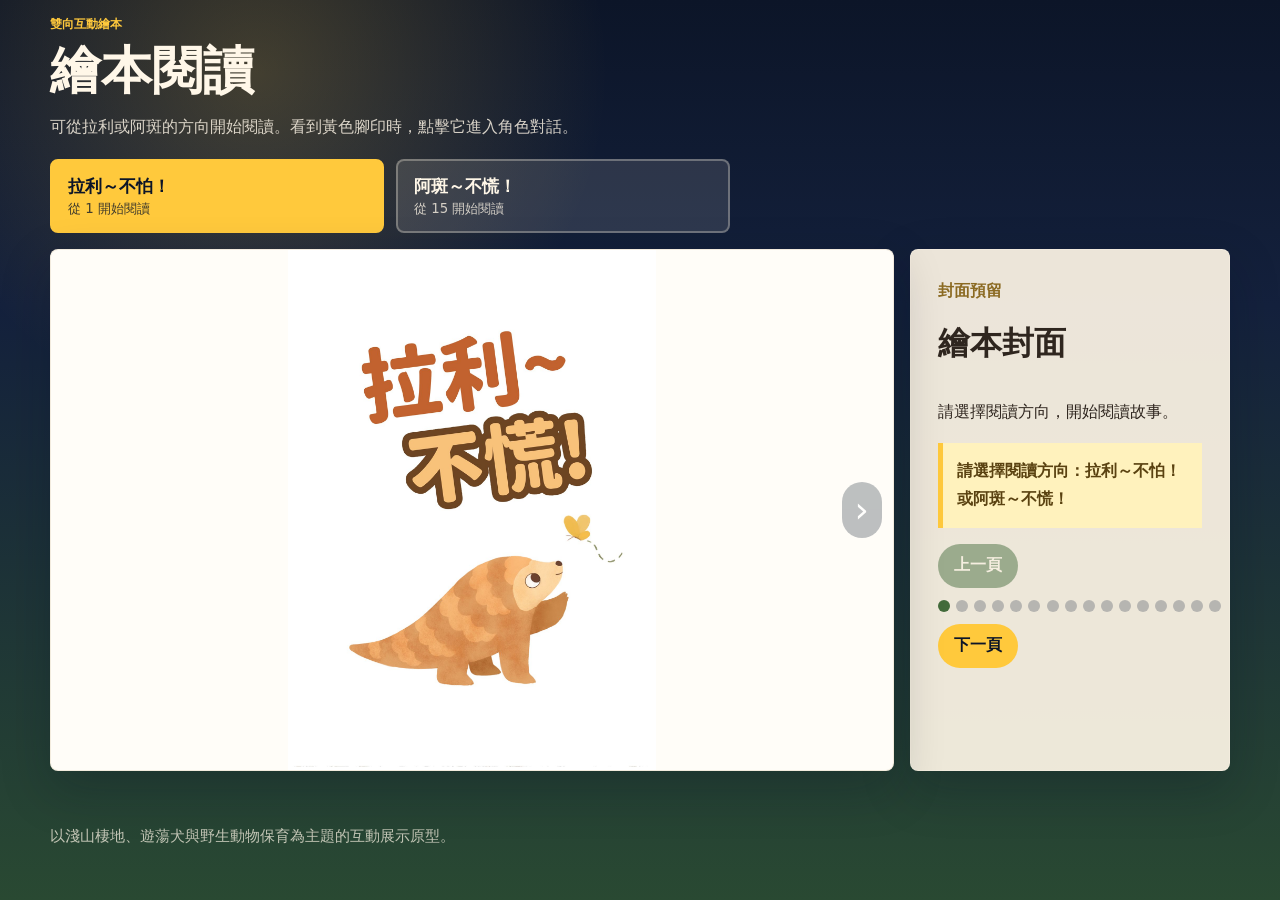
<file: index.html>
<!DOCTYPE html>
<html lang="zh-Hant">
<head>
  <meta charset="UTF-8">
  <meta name="viewport" content="width=device-width, initial-scale=1.0">
  <title>淺山夜路：流浪犬與野生動物的故事</title>
  <link rel="stylesheet" href="picture-book.css?v=20261018-5">
  <style>
    body.focused-chat .chat-layout,
    body.scan-mode .chat-layout { display: block !important; }
    body.focused-chat .character-picker,
    body.scan-mode .character-picker { display: none !important; }
    .active-character { display: flex !important; align-items: center; gap: 0.85rem; }
    .active-role-portrait {
      position: relative; display: grid !important; place-items: center;
      width: 5rem; height: 5rem; flex: 0 0 5rem; overflow: hidden;
      border: 3px solid #ffc93c; border-radius: 50%; background: #fff7e8;
    }
  </style>
</head>
<body>
  <main>
    <!-- 分頁一：雙向繪本閱讀 -->
    <section id="read" class="view active" aria-labelledby="read-title">
      <div class="section-heading">
        <p class="eyebrow">雙向互動繪本</p>
        <h2 id="read-title">繪本閱讀</h2>
        <p>可從拉利或阿斑的方向開始閱讀。看到黃色腳印時，點擊它進入角色對話。</p>
      </div>

      <!-- 閱讀方向：拉利從第 1 頁開始，阿斑從第 15 頁反向開始 -->
      <div class="reading-paths" aria-label="閱讀方向">
        <button class="path-btn active" data-path="lali" type="button">
          <span>拉利～不怕！</span>
          <small>從 1 開始閱讀</small>
        </button>
        <button class="path-btn" data-path="aban" type="button">
          <span>阿斑～不慌！</span>
          <small>從 15 開始閱讀</small>
        </button>
      </div>

      <!-- 繪本舞台：JS 會把封面預留頁或正式內頁圖片放進 bookImage -->
      <article class="reader-shell">
        <div class="book-stage">
          <div id="bookImage" class="book-image" role="img" aria-label="繪本頁面插圖">
            <div class="cover-placeholder">
              <span class="hill"></span>
              <span class="tree tree-a"></span>
              <span class="tree tree-b"></span>
              <span class="star star-a"></span>
              <span class="star star-b"></span>
            </div>
          </div>

          <!-- 黃色腳印互動熱區：正式圖上已有腳印時，這個按鈕會變成透明可點擊區 -->
          <button id="pawHint" class="paw-hint" type="button" hidden>
            <img class="paw-image" src="assets/optimized/nfc-paw-icon.png" alt="" decoding="async">
            <span class="paw-label">角色提問</span>
          </button>
        </div>

        <!-- 右側文字與翻頁控制 -->
        <div class="page-panel">
          <p id="pageNumber" class="page-number"></p>
          <h3 id="pageTitle"></h3>
          <p id="pageText"></p>
          <p id="hintText" class="hint-text"></p>
          <div class="reader-controls">
            <button id="prevPage" class="secondary-btn" type="button">上一頁</button>
            <div id="pageDots" class="page-dots" aria-label="頁面指示"></div>
            <button id="nextPage" class="primary-btn" type="button">下一頁</button>
          </div>
        </div>
      </article>
    </section>

    <!-- 分頁二：角色 AI 對話 -->
    <section id="chat" class="view" aria-labelledby="chat-title">
      <div class="section-heading">
        <p class="eyebrow">角色對話</p>
        <h2 id="chat-title">AI 角色對話</h2>
        <p>可以直接選擇建議問題，也可以輸入自己的問題和故事角色聊天。</p>
      </div>

      <div class="chat-layout">
        <aside class="character-picker" aria-label="角色選擇">
          <button class="character-card active" data-role="lali" type="button">
            <img src="assets/optimized/character-lali-head.png?v=3" alt="拉利，穿山甲角色頭像" loading="lazy" decoding="async">
            <span>拉利</span>
            <small>穿山甲</small>
          </button>
          <button class="character-card" data-role="aban" type="button">
            <img src="assets/optimized/character-aban-head.png?v=3" alt="阿斑，石虎角色頭像" loading="lazy" decoding="async">
            <span>阿斑</span>
            <small>石虎</small>
          </button>
          <button class="character-card" data-role="dog" type="button">
            <img src="assets/optimized/character-dog-head.png?v=3" alt="故事中的狗狗角色頭像" loading="lazy" decoding="async">
            <span>狗</span>
            <small>遊蕩犬</small>
          </button>
        </aside>

        <section class="chat-window" aria-label="角色聊天視窗">
          <div class="chat-top">
            <div class="active-character">
              <div id="activeRolePortrait" class="active-role-portrait" data-role="lali" aria-hidden="true">
                <img id="activeRoleImage" src="assets/optimized/character-lali-head.png?v=3" alt="" decoding="async">
              </div>
              <div>
              <p class="eyebrow">目前角色</p>
              <h3 id="activeRoleName">拉利（穿山甲）</h3>
              <p id="usageStatus" class="usage-status" aria-live="polite"></p>
              </div>
            </div>
            <button id="clearChat" class="icon-btn" type="button" title="清空對話">清空</button>
          </div>
          <div class="research-consent" aria-labelledby="researchConsentTitle">
            <div>
              <strong id="researchConsentTitle">研究對話紀錄</strong>
              <small>若你是研究參與者，輸入代碼並同意後，這次與角色的問答才會保存。</small>
            </div>
            <label>
              <span>參與者代碼</span>
              <input id="participantCode" type="text" inputmode="text" maxlength="3" placeholder="例如 P01" autocomplete="off">
            </label>
            <label class="consent-check">
              <input id="consentToSave" type="checkbox">
              <span>我同意保存本次對話供研究分析</span>
            </label>
            <p id="consentStatus" class="consent-status" aria-live="polite"></p>
          </div>
          <div id="chatMessages" class="chat-messages" aria-live="polite"></div>
          <form id="chatForm" class="chat-form">
            <label for="userMessage" class="sr-only">輸入想問角色的問題</label>
            <input id="userMessage" type="text" placeholder="輸入你想問角色的問題..." autocomplete="off">
            <button class="primary-btn" type="submit">送出</button>
          </form>
        </section>
      </div>
    </section>

  </main>

  <footer class="site-footer">
    <p>以淺山棲地、遊蕩犬與野生動物保育為主題的互動展示原型。</p>
  </footer>

  <script src="ai-config.js?v=20261124-1"></script>
  <script src="picture-book.js?v=20261124-1"></script>
  <script>
    document.querySelector('[data-view="action"]')?.remove();
    document.querySelector('#action')?.remove();
  </script>
</body>
</html>
</file>
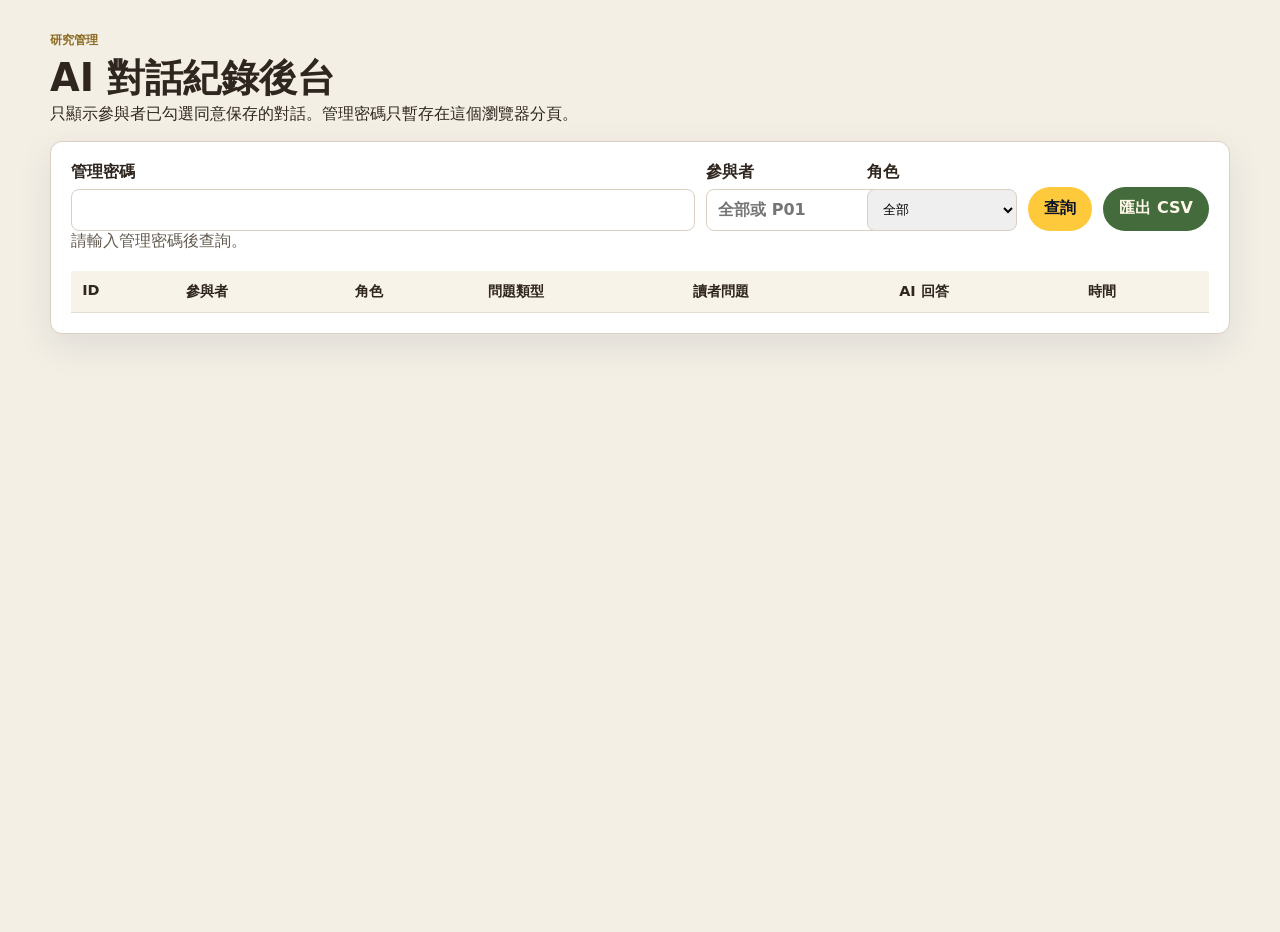
<file: admin.html>
<!doctype html>
<html lang="zh-Hant">
<head>
  <meta charset="utf-8">
  <meta name="viewport" content="width=device-width, initial-scale=1">
  <title>研究對話後台｜淺山夜路</title>
  <link rel="stylesheet" href="picture-book.css">
  <style>
    body { min-height: 100vh; background: #f3efe5; }
    .admin-shell { width: min(1180px, calc(100% - 2rem)); margin: 2rem auto; }
    .admin-panel { padding: 1.25rem; border: 1px solid #d9d0c2; border-radius: 12px; background: white; box-shadow: 0 12px 36px rgba(20,33,61,.09); }
    .admin-tools { display: grid; grid-template-columns: minmax(180px,1fr) 150px 150px auto auto; gap: .7rem; align-items: end; }
    .admin-tools label { display: grid; gap: .35rem; font-weight: 800; }
    .admin-tools input, .admin-tools select { min-height: 2.65rem; padding: 0 .7rem; border: 1px solid #d9d0c2; border-radius: 8px; }
    .admin-status { min-height: 1.5rem; color: #62594f; }
    .table-wrap { margin-top: 1rem; overflow: auto; }
    table { width: 100%; border-collapse: collapse; font-size: .9rem; }
    th, td { padding: .7rem; border-bottom: 1px solid #e4ddd2; text-align: left; vertical-align: top; }
    th { position: sticky; top: 0; background: #f8f3e8; }
    td:nth-child(5), td:nth-child(6) { min-width: 260px; white-space: pre-wrap; }
    @media (max-width: 800px) { .admin-tools { grid-template-columns: 1fr; } }
  </style>
</head>
<body>
  <main class="admin-shell">
    <header><p class="eyebrow">研究管理</p><h1>AI 對話紀錄後台</h1><p>只顯示參與者已勾選同意保存的對話。管理密碼只暫存在這個瀏覽器分頁。</p></header>
    <section class="admin-panel">
      <form id="adminFilters" class="admin-tools">
        <label>管理密碼<input id="adminToken" type="password" required autocomplete="current-password"></label>
        <label>參與者<input id="filterParticipant" type="text" maxlength="3" placeholder="全部或 P01"></label>
        <label>角色<select id="filterRole"><option value="">全部</option><option value="lali">拉利</option><option value="aban">阿斑</option><option value="dog">狗狗</option></select></label>
        <button class="primary-btn" type="submit">查詢</button>
        <button id="exportCsv" class="icon-btn" type="button">匯出 CSV</button>
      </form>
      <p id="adminStatus" class="admin-status" aria-live="polite">請輸入管理密碼後查詢。</p>
      <div class="table-wrap"><table><thead><tr><th>ID</th><th>參與者</th><th>角色</th><th>問題類型</th><th>讀者問題</th><th>AI 回答</th><th>時間</th></tr></thead><tbody id="logRows"></tbody></table></div>
    </section>
  </main>
  <script src="ai-config.js"></script>
  <script src="admin.js?v=20261116-1"></script>
</body>
</html>
</file>
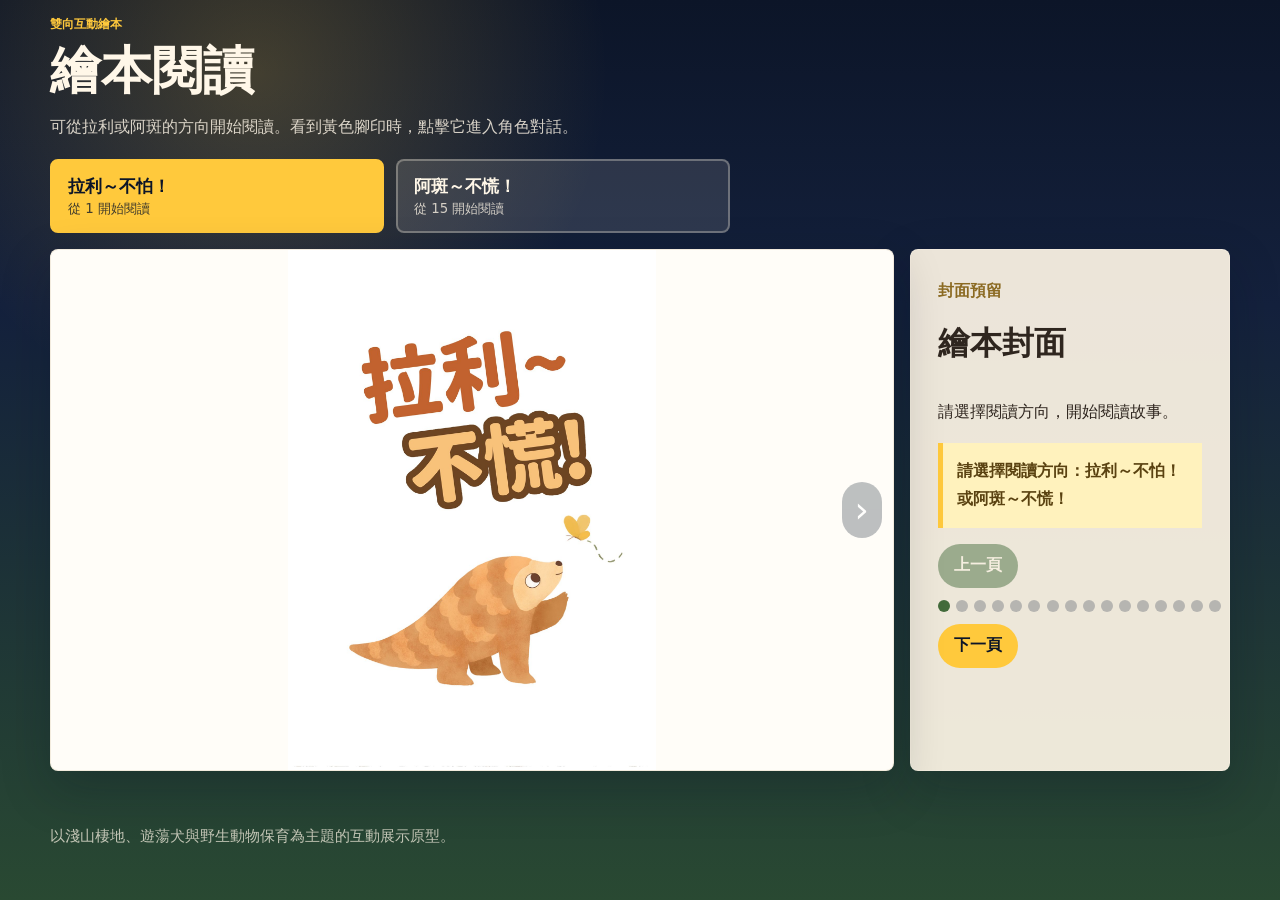
<file: nstc.html>
<!doctype html>
<html lang="zh-Hant">
<head>
  <meta charset="utf-8">
  <meta name="viewport" content="width=device-width, initial-scale=1">
  <title>國科會上繳版</title>
  <meta http-equiv="refresh" content="0; url=index.html?v=20261003-6">
</head>
<body>
  <p><a href="index.html?v=20261003-6">開啟國科會上繳版</a></p>
</body>
</html>
</file>
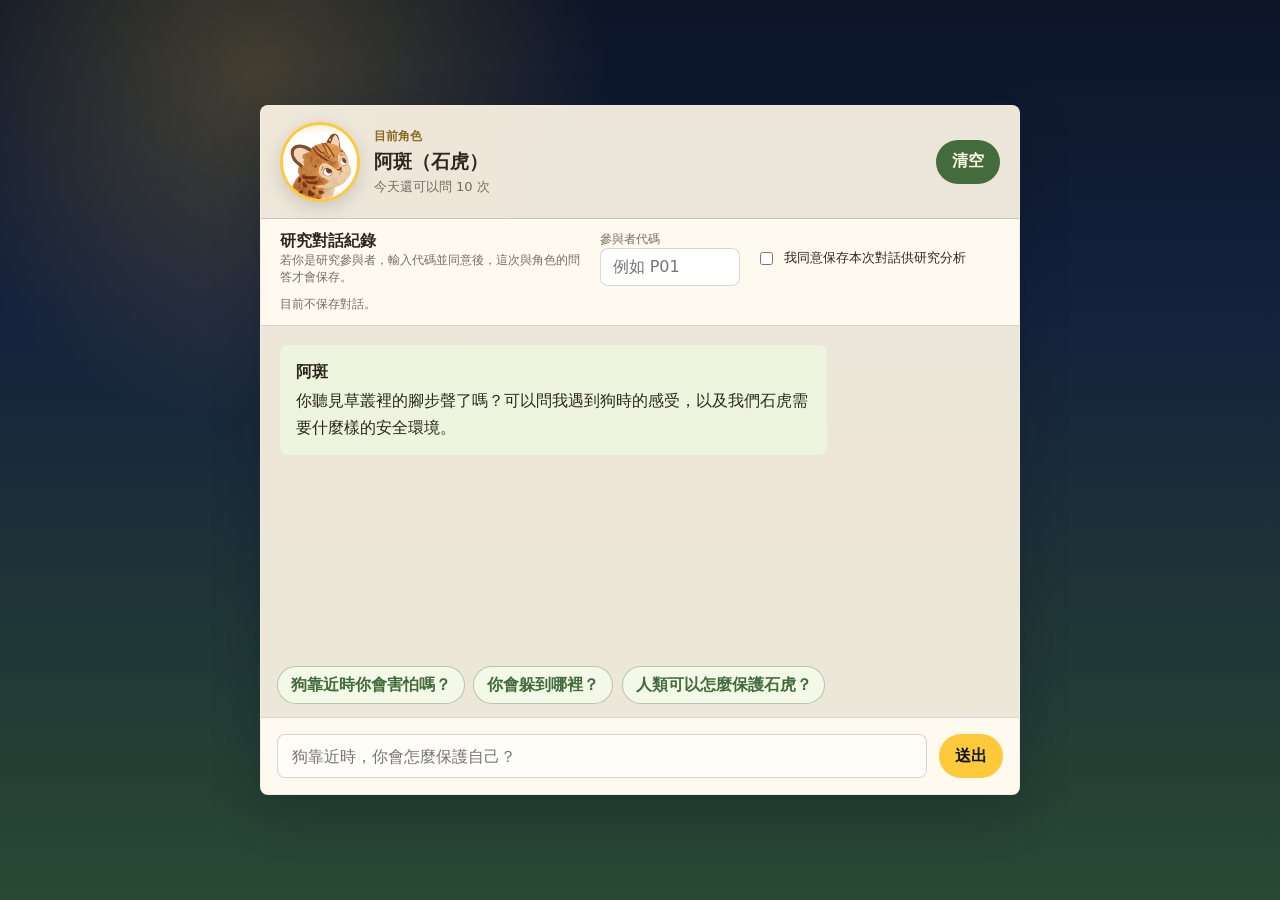
<file: scan-aban.html>
<!doctype html>
<html lang="zh-Hant">
<head>
  <meta charset="utf-8">
  <meta name="viewport" content="width=device-width, initial-scale=1">
  <title>問問阿斑</title>
  <meta http-equiv="refresh" content="0; url=index.html?mode=scan&amp;scene=aban&amp;v=20261124-1">
</head>
<body>
  <p><a href="index.html?mode=scan&amp;scene=aban&amp;v=20261124-1">進入阿斑專屬對話</a></p>
</body>
</html>
</file>
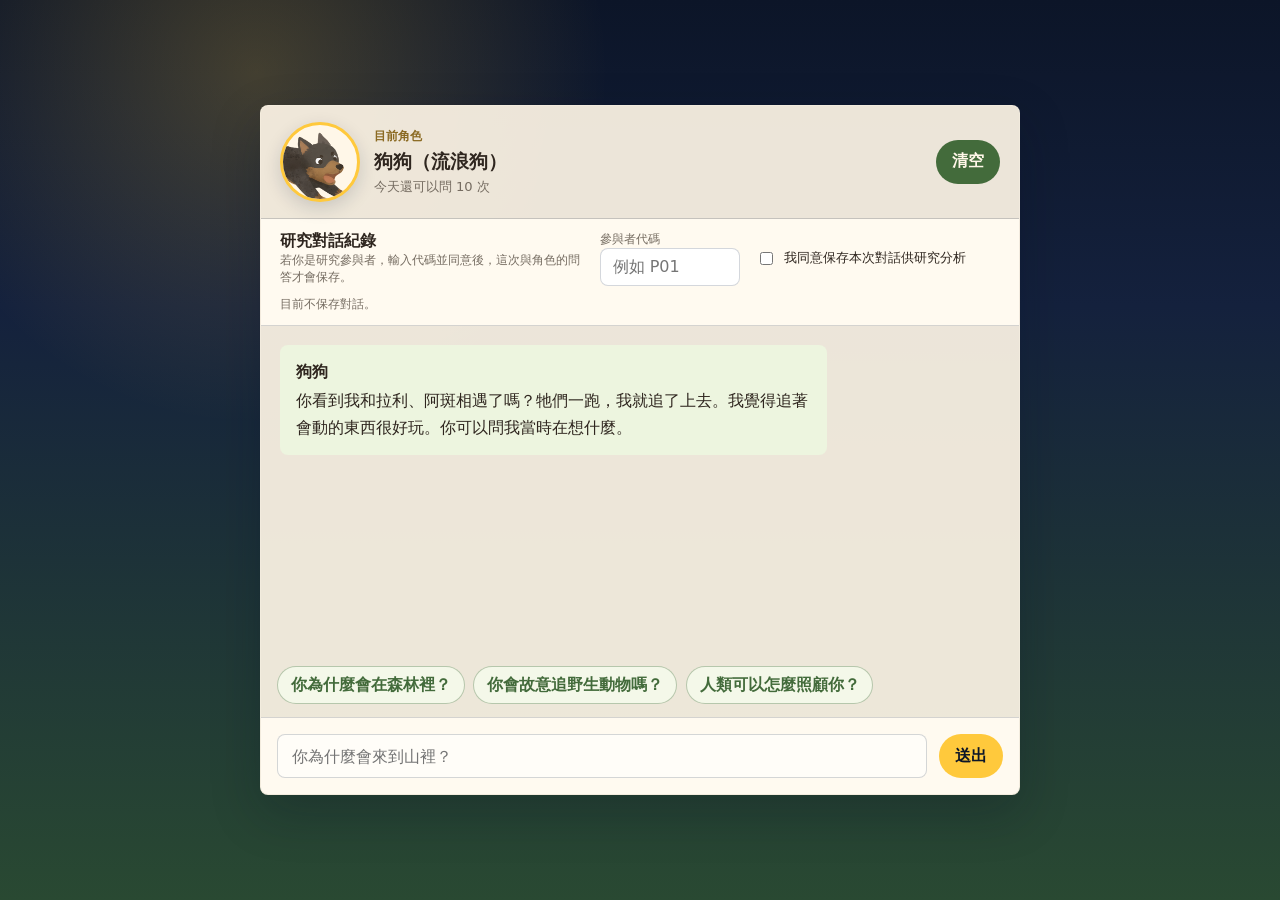
<file: scan-dog.html>
<!doctype html>
<html lang="zh-Hant">
<head>
  <meta charset="utf-8">
  <meta name="viewport" content="width=device-width, initial-scale=1">
  <title>問問狗狗</title>
  <meta http-equiv="refresh" content="0; url=index.html?mode=scan&amp;scene=dog&amp;v=20261124-1">
</head>
<body>
  <p><a href="index.html?mode=scan&amp;scene=dog&amp;v=20261124-1">進入狗狗專屬對話</a></p>
</body>
</html>
</file>
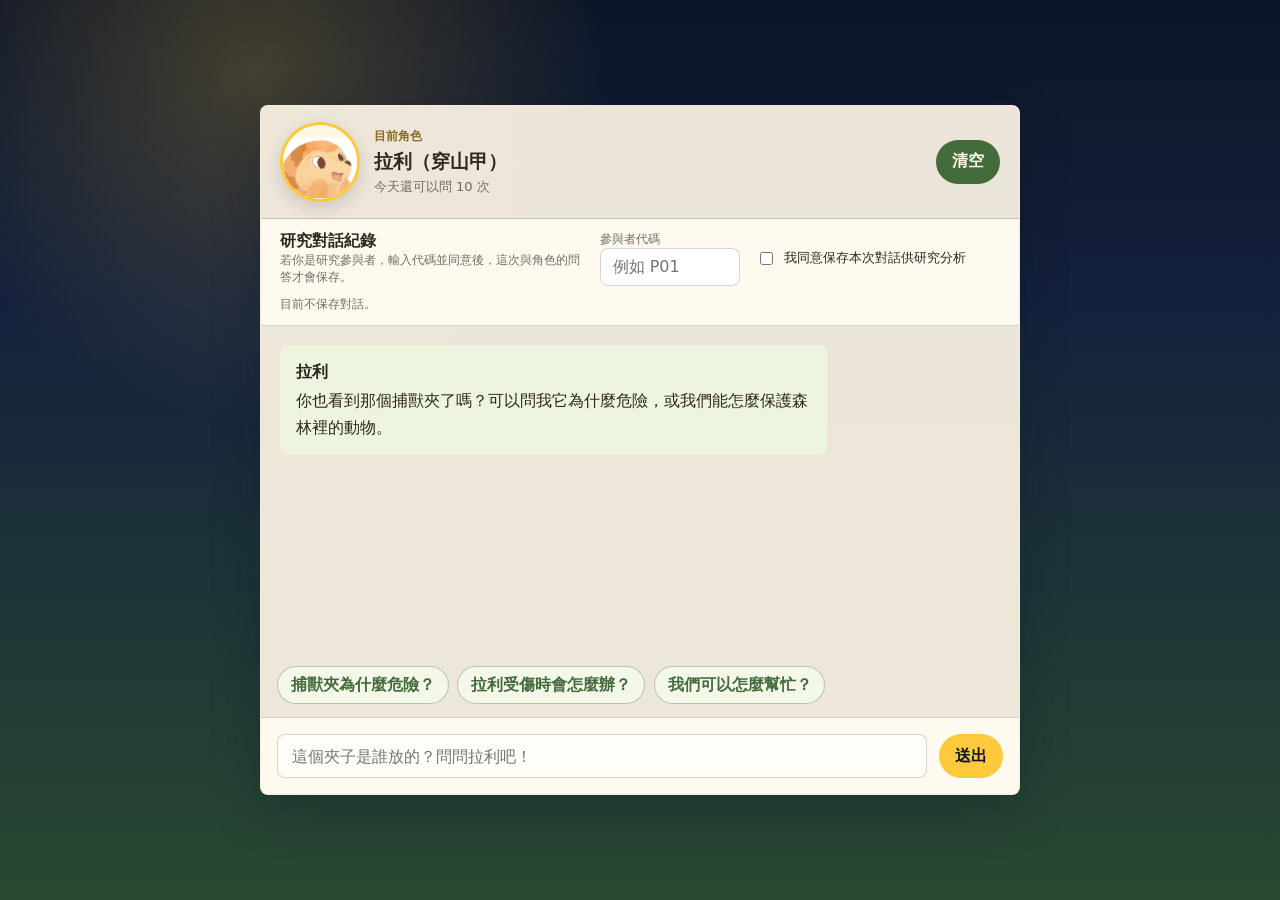
<file: scan-lali.html>
<!doctype html>
<html lang="zh-Hant">
<head>
  <meta charset="utf-8">
  <meta name="viewport" content="width=device-width, initial-scale=1">
  <title>問問拉利</title>
  <meta http-equiv="refresh" content="0; url=index.html?mode=scan&amp;scene=lali&amp;v=20261124-1">
</head>
<body>
  <p><a href="index.html?mode=scan&amp;scene=lali&amp;v=20261124-1">進入拉利專屬對話</a></p>
</body>
</html>
</file>
<file: picture-book.css>
:root {
  --night: #14213d;
  --deep-night: #0c1528;
  --forest: #436b3b;
  --grass: #78a85a;
  --leaf: #b9cf6a;
  --paw: #ffc93c;
  --paper: #fff7e8;
  --ink: #2f261f;
  --muted: #756c61;
  --line: rgba(20, 33, 61, 0.18);
  --shadow: 0 18px 50px rgba(7, 15, 31, 0.24);
}

* {
  box-sizing: border-box;
}

body {
  margin: 0;
  min-height: 100vh;
  color: var(--ink);
  font-family: "Noto Sans TC", "Microsoft JhengHei", system-ui, sans-serif;
  background:
    radial-gradient(circle at 20% 8%, rgba(255, 201, 60, 0.22), transparent 22rem),
    linear-gradient(180deg, var(--deep-night) 0%, var(--night) 34%, #294932 100%);
}

button,
input,
textarea {
  font: inherit;
}

button {
  cursor: pointer;
}

.site-header {
  display: flex;
  align-items: center;
  justify-content: flex-end;
  gap: 1.5rem;
  padding: 1.2rem clamp(1rem, 4vw, 3rem);
  color: var(--paper);
}

.brand {
  display: flex;
  align-items: center;
  gap: 0.9rem;
}

.moon {
  width: 3rem;
  aspect-ratio: 1;
  border-radius: 50%;
  background: var(--paw);
  box-shadow: inset -0.65rem 0.25rem 0 #ffe39a;
}

.eyebrow {
  margin: 0 0 0.25rem;
  color: #8b6a22;
  font-size: 0.78rem;
  font-weight: 700;
  letter-spacing: 0;
}

.site-header .eyebrow,
.site-footer {
  color: rgba(255, 247, 232, 0.72);
}

h1,
h2,
h3,
p {
  margin-top: 0;
}

h1 {
  margin-bottom: 0;
  font-size: clamp(1.55rem, 3vw, 2.45rem);
}

.main-nav {
  display: flex;
  gap: 0.55rem;
  padding: 0.35rem;
  border: 1px solid rgba(255, 247, 232, 0.22);
  border-radius: 999px;
  background: rgba(255, 247, 232, 0.1);
}

.nav-btn {
  min-height: 2.55rem;
  padding: 0 1.05rem;
  border: 0;
  border-radius: 999px;
  color: var(--paper);
  background: transparent;
}

.nav-btn.active {
  color: var(--deep-night);
  background: var(--paw);
  font-weight: 800;
}

main {
  width: min(1180px, calc(100% - 2rem));
  margin: 0 auto;
}

.view {
  display: none;
  padding: 1rem 0 2.5rem;
}

.view.active {
  display: block;
}

.section-heading {
  max-width: 760px;
  margin: 0 0 1.1rem;
  color: var(--paper);
}

.section-heading .eyebrow {
  color: var(--paw);
}

.section-heading h2 {
  margin-bottom: 0.45rem;
  font-size: clamp(1.8rem, 4vw, 3.4rem);
}

.section-heading p:last-child {
  color: rgba(255, 247, 232, 0.82);
  line-height: 1.75;
}

.reading-paths {
  display: grid;
  grid-template-columns: repeat(2, minmax(0, 1fr));
  gap: 0.75rem;
  max-width: 680px;
  margin: 0 0 1rem;
}

.path-btn {
  display: grid;
  gap: 0.18rem;
  min-height: 4.2rem;
  padding: 0.8rem 1rem;
  border: 2px solid rgba(255, 247, 232, 0.3);
  border-radius: 8px;
  color: var(--paper);
  background: rgba(255, 247, 232, 0.12);
  text-align: left;
}

.path-btn.active {
  border-color: var(--paw);
  color: var(--deep-night);
  background: var(--paw);
}

.path-btn span {
  font-size: 1.08rem;
  font-weight: 900;
}

.path-btn small {
  color: inherit;
  opacity: 0.78;
}

.reader-shell,
.chat-layout,
.action-layout {
  display: grid;
  gap: 1rem;
}

.reader-shell {
  grid-template-columns: minmax(0, 1.45fr) minmax(290px, 0.55fr);
}

.book-stage,
.page-panel,
.chat-window,
.character-picker,
.reflection-form,
.card-preview {
  border: 1px solid rgba(255, 247, 232, 0.28);
  border-radius: 8px;
  background: rgba(255, 247, 232, 0.92);
  box-shadow: var(--shadow);
}

.book-stage {
  position: relative;
  min-height: 520px;
  overflow: hidden;
}

.book-image {
  min-height: 520px;
  height: 100%;
  background: #f8e9cf;
}

.book-image.has-image {
  position: relative;
  background-color: #fffdf8;
  background-position: center;
  background-repeat: no-repeat;
  background-size: contain;
  cursor: pointer;
}

.book-image.has-image::before,
.book-image.has-image::after {
  position: absolute;
  top: 50%;
  z-index: 1;
  display: grid;
  width: 2.5rem;
  height: 3.5rem;
  place-items: center;
  border-radius: 999px;
  color: #fff;
  background: rgba(12, 21, 40, 0.38);
  font-size: 2.25rem;
  line-height: 1;
  transform: translateY(-50%);
  pointer-events: none;
  opacity: 0.7;
}

.book-image.has-image::before {
  left: 0.7rem;
  content: "‹";
}

.book-image.has-image::after {
  right: 0.7rem;
  content: "›";
}

.book-image.is-first-page::before,
.book-image.is-last-page::after {
  display: none;
}

.cover-placeholder {
  position: relative;
  min-height: 520px;
  overflow: hidden;
  background:
    radial-gradient(circle at 78% 18%, #ffe8a3 0 3rem, transparent 3.1rem),
    linear-gradient(180deg, #23385d 0%, #2f4e43 56%, #809f53 100%);
}

.cover-placeholder::before {
  content: "封面預留";
  position: absolute;
  left: 1.4rem;
  bottom: 1.2rem;
  color: rgba(255, 247, 232, 0.82);
  font-weight: 800;
}

.hill {
  position: absolute;
  right: -8%;
  bottom: -16%;
  width: 70%;
  height: 42%;
  border-radius: 50% 50% 0 0;
  background: #5d813f;
}

.tree {
  position: absolute;
  bottom: 8%;
  width: 4rem;
  height: 17rem;
  border-radius: 2rem 2rem 0 0;
  background: #1d3427;
}

.tree::before {
  content: "";
  position: absolute;
  left: -4rem;
  top: -5rem;
  width: 12rem;
  height: 9rem;
  border-radius: 50%;
  background: #436b3b;
}

.tree-a {
  left: 12%;
}

.tree-b {
  right: 18%;
  transform: scale(0.78);
}

.star {
  position: absolute;
  width: 0.5rem;
  aspect-ratio: 1;
  border-radius: 50%;
  background: #f8e9cf;
}

.star-a {
  left: 28%;
  top: 18%;
}

.star-b {
  right: 35%;
  top: 12%;
}

.paw-hint {
  position: absolute;
  left: 13%;
  top: 30%;
  width: clamp(4.2rem, 8vw, 6rem);
  aspect-ratio: 1;
  display: grid;
  place-items: center;
  padding: 0;
  border: 0;
  border-radius: 50%;
  color: transparent;
  background: transparent;
  filter: drop-shadow(0 10px 16px rgba(61, 43, 3, 0.24));
}

.paw-hint[hidden] {
  display: none;
}

.paw-hint:hover,
.paw-hint:focus-visible {
  transform: translateY(-2px);
}

.paw-hint.embedded-hotspot {
  opacity: 0;
  filter: none;
}

.paw-hint.embedded-hotspot:hover,
.paw-hint.embedded-hotspot:focus-visible {
  opacity: 0.18;
  outline: 3px solid var(--paw);
  outline-offset: 0.25rem;
}

.paw-image {
  width: 100%;
  height: 100%;
  object-fit: contain;
}

.paw-label {
  position: absolute;
  width: 1px;
  height: 1px;
  padding: 0;
  margin: -1px;
  overflow: hidden;
  clip: rect(0, 0, 0, 0);
  white-space: nowrap;
  border: 0;
}

.paw-shape {
  position: relative;
  width: 2.3rem;
  height: 2rem;
  display: inline-block;
  flex: 0 0 auto;
}

.paw-shape i,
.paw-shape b {
  position: absolute;
  display: block;
  border-radius: 999px;
  background: #fff7e8;
}

.paw-shape i {
  width: 0.55rem;
  height: 0.75rem;
}

.paw-shape i:nth-child(1) {
  left: 0.1rem;
  top: 0.55rem;
  transform: rotate(-26deg);
}

.paw-shape i:nth-child(2) {
  left: 0.62rem;
  top: 0.05rem;
}

.paw-shape i:nth-child(3) {
  left: 1.2rem;
  top: 0.05rem;
}

.paw-shape i:nth-child(4) {
  right: 0.1rem;
  top: 0.55rem;
  transform: rotate(26deg);
}

.paw-shape b {
  left: 0.63rem;
  bottom: 0.05rem;
  width: 1.15rem;
  height: 0.9rem;
  transform: rotate(-12deg);
}

.page-panel {
  padding: clamp(1.1rem, 3vw, 1.7rem);
}

.page-number {
  color: #8b6a22;
  font-weight: 900;
}

.page-panel h3 {
  font-size: clamp(1.35rem, 2.5vw, 2rem);
}

.page-panel p {
  line-height: 1.8;
}

.hint-text {
  min-height: 4.5rem;
  padding: 0.85rem;
  border-left: 5px solid var(--paw);
  background: #fff2bd;
  color: #5a4211;
  font-weight: 800;
}

.reader-controls,
.form-actions {
  display: flex;
  align-items: center;
  gap: 0.75rem;
  flex-wrap: wrap;
}

.primary-btn,
.secondary-btn,
.icon-btn {
  min-height: 2.75rem;
  border-radius: 999px;
  border: 0;
  padding: 0 1rem;
  font-weight: 800;
}

.primary-btn {
  color: var(--deep-night);
  background: var(--paw);
}

.secondary-btn,
.icon-btn {
  color: var(--paper);
  background: var(--forest);
}

.secondary-btn:disabled {
  cursor: not-allowed;
  opacity: 0.48;
}

.page-dots {
  display: flex;
  gap: 0.38rem;
}

.page-dot {
  width: 0.7rem;
  aspect-ratio: 1;
  border: 0;
  border-radius: 50%;
  background: rgba(20, 33, 61, 0.25);
}

.page-dot.active {
  background: var(--forest);
}

.chat-layout {
  grid-template-columns: 280px minmax(0, 1fr);
}

.character-picker {
  display: grid;
  gap: 0.75rem;
  padding: 0.9rem;
}

.character-card {
  display: grid;
  grid-template-columns: 82px 1fr;
  grid-template-rows: 1fr 1fr;
  align-items: center;
  gap: 0 0.8rem;
  min-height: 7rem;
  border: 2px solid transparent;
  border-radius: 8px;
  background: #fffaf0;
  color: var(--ink);
  text-align: left;
}

.character-card.active {
  border-color: var(--paw);
  background: #fff0b8;
}

.character-card img,
.dog-avatar {
  grid-row: 1 / 3;
  width: 82px;
  height: 82px;
  object-fit: contain;
  border-radius: 8px;
  background: #f7e2bd;
}

.dog-avatar {
  display: grid;
  place-items: center;
  color: var(--paper);
  background: linear-gradient(145deg, #926742, #d5a36f);
  font-size: 1.45rem;
  font-weight: 900;
}

.character-card span:not(.dog-avatar) {
  align-self: end;
  font-size: 1.15rem;
  font-weight: 900;
}

.character-card small {
  align-self: start;
  color: var(--muted);
}

.chat-window {
  display: grid;
  grid-template-rows: auto auto minmax(340px, 1fr) auto;
  min-height: 610px;
  overflow: hidden;
}

.research-consent {
  display: grid;
  grid-template-columns: minmax(180px, 1fr) minmax(140px, 0.42fr) minmax(220px, 0.8fr);
  align-items: center;
  gap: 0.65rem 1rem;
  padding: 0.75rem 1.2rem;
  border-bottom: 1px solid var(--line);
  background: #fffaf0;
}

.research-consent small,
.research-consent label span {
  display: block;
  color: var(--muted);
  font-size: 0.78rem;
}

.research-consent input[type="text"] {
  width: 100%;
  min-height: 2.35rem;
  padding: 0 0.7rem;
  border: 1px solid var(--line);
  border-radius: 8px;
  background: white;
  text-transform: uppercase;
}

.research-consent .consent-check {
  display: flex;
  align-items: center;
  gap: 0.5rem;
}

.research-consent .consent-check span {
  color: var(--ink);
  font-size: 0.84rem;
}

.consent-status {
  grid-column: 1 / -1;
  margin: 0;
  color: var(--muted);
  font-size: 0.78rem;
}

.consent-status[data-state="on"] { color: var(--forest); }
.consent-status[data-state="error"] { color: #9b2c2c; }

.chat-top {
  display: flex;
  align-items: center;
  justify-content: space-between;
  gap: 1rem;
  padding: 1rem 1.2rem;
  border-bottom: 1px solid var(--line);
}

.chat-top h3 {
  margin-bottom: 0;
}

.chat-messages {
  display: flex;
  flex-direction: column;
  gap: 0.7rem;
  padding: 1.2rem;
  overflow-y: auto;
}

.message {
  max-width: min(76%, 620px);
  padding: 0.85rem 1rem;
  border-radius: 8px;
  line-height: 1.65;
}

.message.user {
  align-self: flex-end;
  color: var(--paper);
  background: var(--night);
}

.message.ai {
  align-self: flex-start;
  background: #edf5df;
}

.message strong {
  display: block;
  margin-bottom: 0.2rem;
}

.chat-form {
  display: grid;
  grid-template-columns: minmax(0, 1fr) auto;
  gap: 0.75rem;
  padding: 1rem;
  border-top: 1px solid var(--line);
  background: #fffaf0;
}

.chat-form input,
.reflection-form textarea {
  width: 100%;
  border: 1px solid var(--line);
  border-radius: 8px;
  color: var(--ink);
  background: #fffdf8;
}

.chat-form input {
  min-height: 2.75rem;
  padding: 0 0.9rem;
}

@media (max-width: 760px) {
  .research-consent {
    grid-template-columns: 1fr;
  }

  .consent-status { grid-column: 1; }
}

.action-layout {
  grid-template-columns: minmax(0, 0.95fr) minmax(300px, 0.65fr);
}

.reflection-form {
  display: grid;
  gap: 1rem;
  padding: 1.1rem;
}

.reflection-form label {
  display: grid;
  gap: 0.45rem;
  color: #3f352d;
  font-weight: 900;
}

.reflection-form textarea {
  min-height: 7rem;
  padding: 0.8rem;
  resize: vertical;
  line-height: 1.65;
}

.card-preview {
  padding: 1.1rem;
}

.conservation-card {
  min-height: 360px;
  padding: 1.2rem;
  border-radius: 8px;
  background:
    linear-gradient(180deg, rgba(255, 201, 60, 0.24), rgba(120, 168, 90, 0.16)),
    #fffaf0;
  border: 2px dashed rgba(67, 107, 59, 0.45);
}

.conservation-card h3 {
  color: var(--forest);
}

.conservation-card.empty {
  color: var(--muted);
}

.card-row {
  margin-top: 1rem;
  padding-top: 1rem;
  border-top: 1px solid var(--line);
}

.card-row strong {
  display: block;
  margin-bottom: 0.25rem;
  color: #5b4212;
}

.site-footer {
  width: min(1180px, calc(100% - 2rem));
  margin: 0 auto;
  padding: 1rem 0 2rem;
  font-size: 0.92rem;
}

.sr-only {
  position: absolute;
  width: 1px;
  height: 1px;
  padding: 0;
  margin: -1px;
  overflow: hidden;
  clip: rect(0, 0, 0, 0);
  white-space: nowrap;
  border: 0;
}

@media (max-width: 900px) {
  .site-header,
  .reader-shell,
  .chat-layout,
  .action-layout {
    grid-template-columns: 1fr;
  }

  .site-header {
    display: grid;
  }

  .main-nav {
    width: 100%;
    justify-content: center;
  }

  .reader-shell,
  .chat-layout,
  .action-layout {
    display: grid;
  }

  .book-stage,
  .book-image,
  .cover-placeholder {
    min-height: 420px;
  }

  .character-picker {
    grid-template-columns: repeat(3, 1fr);
  }

  .character-card {
    grid-template-columns: 1fr;
    grid-template-rows: auto auto auto;
    justify-items: center;
    text-align: center;
  }

  .character-card img,
  .dog-avatar {
    grid-row: auto;
  }
}

@media (max-width: 640px) {
  main,
  .site-footer {
    width: min(100% - 1rem, 1180px);
  }

  .main-nav {
    border-radius: 8px;
    flex-wrap: wrap;
  }

  .reading-paths {
    grid-template-columns: 1fr;
  }

  .nav-btn {
    flex: 1 1 9rem;
  }

  .book-stage,
  .book-image,
  .cover-placeholder {
    min-height: 340px;
  }

  .character-picker {
    grid-template-columns: 1fr;
  }

  .message {
    max-width: 92%;
  }

  .chat-form {
    grid-template-columns: 1fr;
  }
}

/* 實體繪本掃描入口：只留下當頁角色的對話介面。 */
body.scan-mode .site-header,
body.scan-mode .site-footer,
body.scan-mode .character-picker,
body.focused-chat .character-picker {
  display: none;
}

body.scan-mode main {
  width: min(760px, calc(100% - 1.25rem));
  min-height: 100vh;
  display: grid;
  align-items: center;
}

body.scan-mode .view {
  padding: 1.25rem 0;
}

body.scan-mode .section-heading {
  display: none;
}

body.scan-mode .chat-layout {
  display: block;
}

body.focused-chat .chat-layout {
  display: block;
}

body.focused-chat .chat-window {
  width: 100%;
}

body.scan-mode .chat-window {
  min-height: min(680px, calc(100vh - 11rem));
}

.question-suggestions {
  display: flex;
  flex-wrap: wrap;
  gap: 0.55rem;
  padding: 0 1rem 0.8rem;
}

.question-suggestions button {
  min-height: 2.4rem;
  padding: 0.45rem 0.8rem;
  border: 1px solid rgba(67, 107, 59, 0.35);
  border-radius: 999px;
  color: var(--forest);
  background: #f4f8e9;
  font-weight: 800;
}

.question-suggestions button:hover,
.question-suggestions button:focus-visible {
  border-color: var(--forest);
  background: #e7f0cf;
}

.active-character {
  display: flex;
  align-items: center;
  gap: 0.85rem;
}

.active-role-portrait {
  width: 4.4rem;
  aspect-ratio: 1;
  flex: 0 0 auto;
  display: grid;
  place-items: center;
  overflow: hidden;
  border: 3px solid var(--paw);
  border-radius: 50%;
  background: #fff7e8;
  box-shadow: 0 6px 18px rgba(20, 33, 61, 0.16);
}

.active-role-portrait img {
  position: absolute;
  max-width: none;
  height: auto;
  object-fit: contain;
}

.active-role-portrait {
  position: relative;
}

.active-role-portrait img {
  left: 0;
  top: 0;
  width: 100%;
}

.active-role-portrait[data-role="lali"] img {
  left:0px;
  top: 18%;
  width: 100%;
}

.active-role-portrait[data-role="aban"] img {
  left: 0%;
  top: 10%;
  width: 100%;
}

.active-role-portrait[data-role="dog"] img {
  left: -50%;
  top: 0%;
  width: 150%;
}

.usage-status {
  margin: 0.18rem 0 0;
  color: var(--muted);
  font-size: 0.82rem;
}

.message.thinking {
  color: var(--muted);
  font-style: italic;
}

.chat-form.is-busy button,
.chat-form.is-busy input {
  cursor: wait;
  opacity: 0.68;
}

@media (max-width: 640px) {
  body.scan-mode main {
    width: min(100% - 0.75rem, 760px);
    align-items: stretch;
  }

  body.scan-mode .chat-window {
    min-height: calc(100vh - 2.5rem);
    border-radius: 12px;
  }
}
</file>
